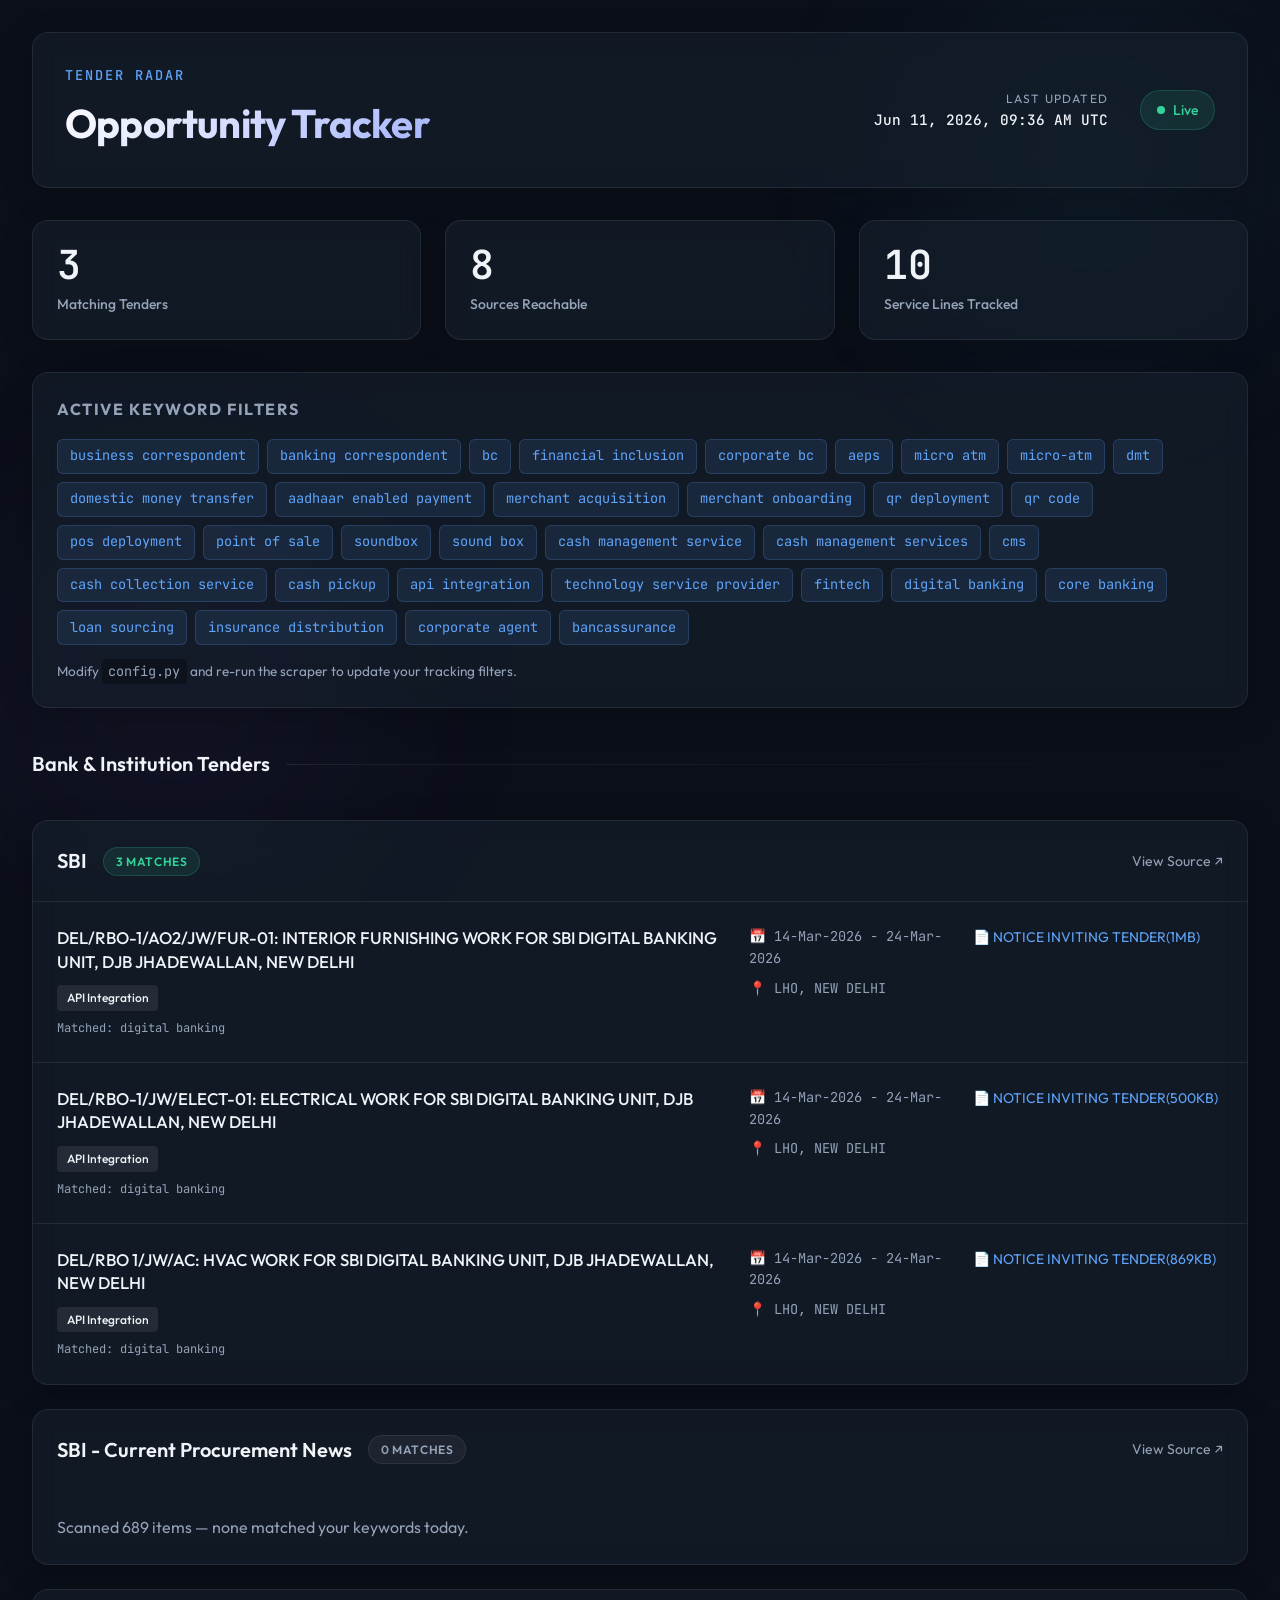
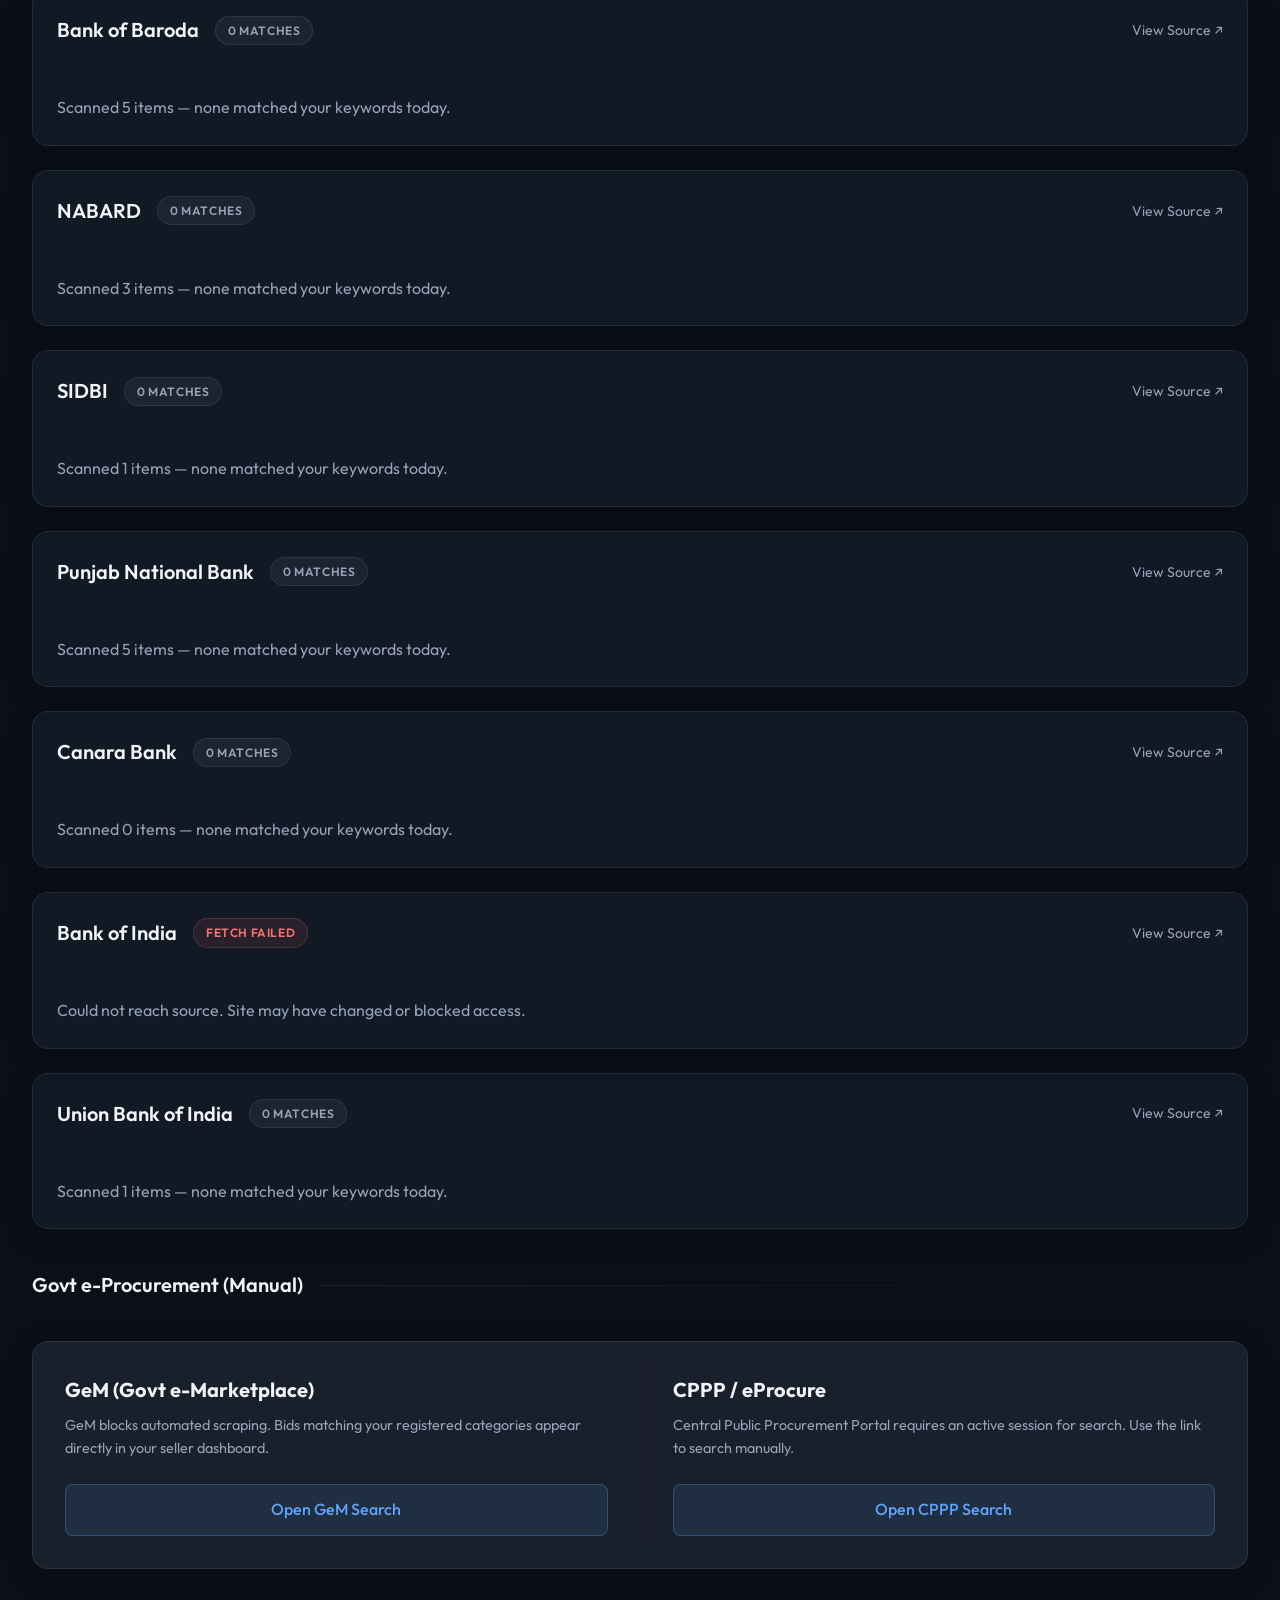
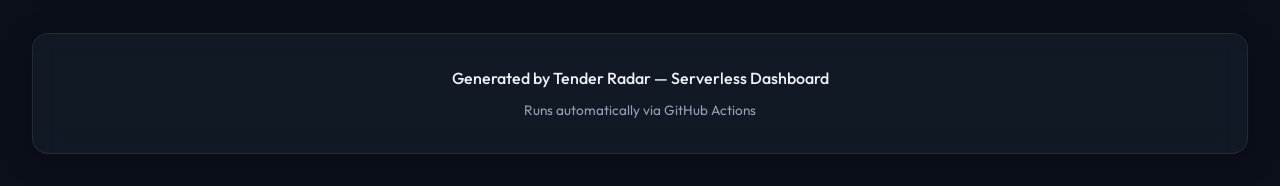
<file: index.html>
<!DOCTYPE html>
<html lang="en">
<head>
  <meta charset="UTF-8" />
  <meta name="viewport" content="width=device-width, initial-scale=1.0"/>
  <title>Tender Radar | Premium BFSI Tracker</title>
  <meta name="description" content="Daily BFSI Opportunity Tracker" />
  <link rel="preconnect" href="https://fonts.googleapis.com">
  <link rel="preconnect" href="https://fonts.gstatic.com" crossorigin>
  <link href="https://fonts.googleapis.com/css2?family=Outfit:wght@300;400;500;600;700&family=JetBrains+Mono:wght@400;500&display=swap" rel="stylesheet">
  <link rel="stylesheet" href="style.css" />
</head>
<body>
  <div class="background-elements">
    <div class="blob blob-1"></div>
    <div class="blob blob-2"></div>
  </div>

  <div class="app-container">
    <header class="glass-panel main-header">
      <div class="brand">
        <span class="eyebrow">Tender Radar</span>
        <h1>Opportunity Tracker</h1>
      </div>
      <div class="header-meta">
        <div class="last-run">
          <span class="label">Last Updated</span>
          <span class="value" id="last-updated">--</span>
        </div>
        <div class="status-indicator">
          <div class="pulse"></div>
          <span>Live</span>
        </div>
      </div>
    </header>

    <div class="stats-grid" id="stats-grid">
      <!-- Stats will be injected here -->
    </div>

    <main>
      <div class="glass-panel keywords-panel">
        <div class="panel-header">
          <h2>Active Keyword Filters</h2>
        </div>
        <div class="keywords-list" id="keywords-list">
          <!-- Keywords will be injected here -->
        </div>
        <p class="panel-footer-text">Modify <code>config.py</code> and re-run the scraper to update your tracking filters.</p>
      </div>

      <div class="section-title">
        <h2>Bank & Institution Tenders</h2>
        <div class="line"></div>
      </div>

      <div class="sources-container" id="sources-container">
        <!-- Sources will be injected here -->
        <div class="loader">Loading data...</div>
      </div>

      <div class="section-title">
        <h2>Govt e-Procurement (Manual)</h2>
        <div class="line"></div>
      </div>

      <div class="glass-panel manual-sources">
        <div class="manual-source-card">
          <div class="source-info">
            <h3>GeM (Govt e-Marketplace)</h3>
            <p>GeM blocks automated scraping. Bids matching your registered categories appear directly in your seller dashboard.</p>
          </div>
          <a href="https://bidplus.gem.gov.in/all-bids" target="_blank" class="action-btn">Open GeM Search</a>
        </div>
        <div class="manual-source-card">
          <div class="source-info">
            <h3>CPPP / eProcure</h3>
            <p>Central Public Procurement Portal requires an active session for search. Use the link to search manually.</p>
          </div>
          <a href="https://eprocure.gov.in/cppp/latestactivetendersnew/cpppdata" target="_blank" class="action-btn">Open CPPP Search</a>
        </div>
      </div>
    </main>

    <footer class="glass-panel main-footer">
      <p>Generated by Tender Radar &mdash; Serverless Dashboard</p>
      <p class="muted">Runs automatically via GitHub Actions</p>
    </footer>
  </div>

  <script src="script.js"></script>
</body>
</html>
</file>
<file: style.css>
:root {
  --bg-color: #0b0f19;
  --panel-bg: rgba(22, 33, 46, 0.6);
  --panel-border: rgba(255, 255, 255, 0.08);
  --text-main: #f0f4f8;
  --text-muted: #94a3b8;
  --accent: #60a5fa;
  --accent-glow: rgba(96, 165, 250, 0.2);
  --accent-dim: rgba(96, 165, 250, 0.1);
  --success: #34d399;
  --success-bg: rgba(52, 211, 153, 0.1);
  --warning: #fbbf24;
  --warning-bg: rgba(251, 191, 36, 0.1);
  --error: #f87171;
  --error-bg: rgba(248, 113, 113, 0.1);
  --font-sans: 'Outfit', -apple-system, sans-serif;
  --font-mono: 'JetBrains Mono', monospace;
  --radius: 16px;
  --transition: all 0.3s cubic-bezier(0.4, 0, 0.2, 1);
}

* {
  box-sizing: border-box;
  margin: 0;
  padding: 0;
}

body {
  background-color: var(--bg-color);
  color: var(--text-main);
  font-family: var(--font-sans);
  line-height: 1.6;
  min-height: 100vh;
  position: relative;
  overflow-x: hidden;
}

/* Background Effects */
.background-elements {
  position: fixed;
  top: 0;
  left: 0;
  width: 100vw;
  height: 100vh;
  z-index: -1;
  overflow: hidden;
  pointer-events: none;
}

.blob {
  position: absolute;
  border-radius: 50%;
  filter: blur(100px);
  opacity: 0.4;
  animation: float 20s infinite alternate;
}

.blob-1 {
  top: -10%;
  right: -5%;
  width: 500px;
  height: 500px;
  background: radial-gradient(circle, rgba(56,189,248,0.3) 0%, rgba(59,130,246,0) 70%);
}

.blob-2 {
  bottom: -10%;
  left: -10%;
  width: 600px;
  height: 600px;
  background: radial-gradient(circle, rgba(139,92,246,0.2) 0%, rgba(139,92,246,0) 70%);
  animation-delay: -10s;
}

@keyframes float {
  0% { transform: translate(0, 0) scale(1); }
  100% { transform: translate(-30px, 50px) scale(1.1); }
}

.app-container {
  max-width: 1280px;
  margin: 0 auto;
  padding: 2rem;
  display: flex;
  flex-direction: column;
  gap: 2rem;
}

/* Glassmorphism utility */
.glass-panel {
  background: var(--panel-bg);
  backdrop-filter: blur(12px);
  -webkit-backdrop-filter: blur(12px);
  border: 1px solid var(--panel-border);
  border-radius: var(--radius);
  box-shadow: 0 8px 32px rgba(0, 0, 0, 0.2);
}

/* Header */
.main-header {
  padding: 2rem;
  display: flex;
  justify-content: space-between;
  align-items: center;
  flex-wrap: wrap;
  gap: 1.5rem;
}

.brand {
  display: flex;
  flex-direction: column;
  gap: 0.25rem;
}

.eyebrow {
  font-family: var(--font-mono);
  color: var(--accent);
  font-size: 0.85rem;
  text-transform: uppercase;
  letter-spacing: 0.15em;
  font-weight: 500;
}

.brand h1 {
  font-size: 2.5rem;
  font-weight: 700;
  letter-spacing: -0.02em;
  background: linear-gradient(135deg, #fff 0%, #a5b4fc 100%);
  -webkit-background-clip: text;
  -webkit-text-fill-color: transparent;
}

.header-meta {
  display: flex;
  align-items: center;
  gap: 2rem;
}

.last-run {
  display: flex;
  flex-direction: column;
  align-items: flex-end;
}

.last-run .label {
  font-size: 0.75rem;
  color: var(--text-muted);
  text-transform: uppercase;
  letter-spacing: 0.1em;
}

.last-run .value {
  font-family: var(--font-mono);
  font-size: 0.9rem;
  font-weight: 500;
  color: var(--text-main);
}

.status-indicator {
  display: flex;
  align-items: center;
  gap: 0.5rem;
  padding: 0.5rem 1rem;
  background: var(--success-bg);
  border: 1px solid rgba(52, 211, 153, 0.2);
  border-radius: 999px;
  color: var(--success);
  font-weight: 500;
  font-size: 0.875rem;
}

.pulse {
  width: 8px;
  height: 8px;
  background-color: var(--success);
  border-radius: 50%;
  box-shadow: 0 0 0 0 rgba(52, 211, 153, 0.7);
  animation: pulsing 2s infinite;
}

@keyframes pulsing {
  0% { box-shadow: 0 0 0 0 rgba(52, 211, 153, 0.7); }
  70% { box-shadow: 0 0 0 10px rgba(52, 211, 153, 0); }
  100% { box-shadow: 0 0 0 0 rgba(52, 211, 153, 0); }
}

/* Stats */
.stats-grid {
  display: grid;
  grid-template-columns: repeat(auto-fit, minmax(200px, 1fr));
  gap: 1.5rem;
}

.stat-card {
  padding: 1.5rem;
  display: flex;
  flex-direction: column;
  gap: 0.5rem;
  transition: var(--transition);
}

.stat-card:hover {
  transform: translateY(-4px);
  border-color: rgba(255, 255, 255, 0.15);
  box-shadow: 0 12px 40px rgba(0, 0, 0, 0.3), 0 0 20px var(--accent-glow);
}

.stat-value {
  font-family: var(--font-mono);
  font-size: 2.5rem;
  font-weight: 600;
  color: var(--text-main);
  line-height: 1;
}

.stat-label {
  font-size: 0.875rem;
  color: var(--text-muted);
  font-weight: 500;
}

/* Main Layout */
main {
  display: flex;
  flex-direction: column;
  gap: 2.5rem;
}

.section-title {
  display: flex;
  align-items: center;
  gap: 1rem;
}

.section-title h2 {
  font-size: 1.25rem;
  font-weight: 600;
  color: var(--text-main);
  white-space: nowrap;
}

.section-title .line {
  height: 1px;
  width: 100%;
  background: linear-gradient(90deg, var(--panel-border) 0%, transparent 100%);
}

/* Keywords */
.keywords-panel {
  padding: 1.5rem;
}

.panel-header {
  margin-bottom: 1rem;
}

.panel-header h2 {
  font-size: 1rem;
  color: var(--text-muted);
  text-transform: uppercase;
  letter-spacing: 0.1em;
}

.keywords-list {
  display: flex;
  flex-wrap: wrap;
  gap: 0.5rem;
  margin-bottom: 1rem;
}

.keyword-tag {
  background: var(--accent-dim);
  color: var(--accent);
  padding: 0.35rem 0.75rem;
  border-radius: 6px;
  font-family: var(--font-mono);
  font-size: 0.85rem;
  border: 1px solid rgba(96, 165, 250, 0.2);
}

.panel-footer-text {
  font-size: 0.85rem;
  color: var(--text-muted);
}

.panel-footer-text code {
  background: rgba(0,0,0,0.3);
  padding: 0.2rem 0.4rem;
  border-radius: 4px;
  font-family: var(--font-mono);
}

/* Sources List */
.sources-container {
  display: flex;
  flex-direction: column;
  gap: 1.5rem;
}

.source-card {
  overflow: hidden;
  transition: var(--transition);
}

.source-header {
  padding: 1.5rem;
  display: flex;
  justify-content: space-between;
  align-items: center;
  border-bottom: 1px solid transparent;
  flex-wrap: wrap;
  gap: 1rem;
}

.source-card.has-data:hover {
  border-color: rgba(255, 255, 255, 0.15);
}

.source-card.has-data .source-header {
  border-bottom-color: var(--panel-border);
}

.source-title-group {
  display: flex;
  align-items: center;
  gap: 1rem;
}

.source-title-group h3 {
  font-size: 1.25rem;
  font-weight: 600;
}

.badge {
  padding: 0.25rem 0.75rem;
  border-radius: 999px;
  font-size: 0.75rem;
  font-weight: 600;
  text-transform: uppercase;
  letter-spacing: 0.05em;
}

.badge-success { background: var(--success-bg); color: var(--success); border: 1px solid rgba(52, 211, 153, 0.2); }
.badge-warning { background: var(--warning-bg); color: var(--warning); border: 1px solid rgba(251, 191, 36, 0.2); }
.badge-error { background: var(--error-bg); color: var(--error); border: 1px solid rgba(248, 113, 113, 0.2); }
.badge-neutral { background: rgba(255,255,255,0.05); color: var(--text-muted); border: 1px solid var(--panel-border); }

.source-link {
  color: var(--text-muted);
  text-decoration: none;
  font-size: 0.875rem;
  display: flex;
  align-items: center;
  gap: 0.25rem;
  transition: var(--transition);
}

.source-link:hover {
  color: var(--accent);
}

.tenders-list {
  display: flex;
  flex-direction: column;
}

.tender-item {
  padding: 1.5rem;
  border-bottom: 1px solid var(--panel-border);
  display: grid;
  grid-template-columns: 1fr 200px 250px;
  gap: 1.5rem;
  transition: background-color 0.2s;
}

.tender-item:last-child {
  border-bottom: none;
}

.tender-item:hover {
  background-color: rgba(255, 255, 255, 0.02);
}

.tender-main h4 {
  font-size: 1.05rem;
  font-weight: 500;
  margin-bottom: 0.75rem;
  line-height: 1.4;
}

.tags-row {
  display: flex;
  flex-wrap: wrap;
  gap: 0.5rem;
  margin-bottom: 0.5rem;
}

.service-tag {
  background: rgba(255, 255, 255, 0.08);
  color: var(--text-main);
  padding: 0.2rem 0.6rem;
  border-radius: 4px;
  font-size: 0.75rem;
  font-weight: 500;
}

.match-info {
  font-family: var(--font-mono);
  font-size: 0.75rem;
  color: var(--text-muted);
}

.tender-meta {
  display: flex;
  flex-direction: column;
  gap: 0.5rem;
  font-family: var(--font-mono);
  font-size: 0.85rem;
  color: var(--text-muted);
}

.meta-item {
  display: flex;
  align-items: flex-start;
  gap: 0.5rem;
}

.tender-docs {
  display: flex;
  flex-direction: column;
  gap: 0.5rem;
}

.doc-link {
  color: var(--accent);
  text-decoration: none;
  font-size: 0.875rem;
  display: flex;
  align-items: flex-start;
  gap: 0.5rem;
  transition: var(--transition);
  word-break: break-word;
}

.doc-link:hover {
  text-decoration: underline;
  color: #93c5fd;
}

/* Manual Sources */
.manual-sources {
  display: grid;
  grid-template-columns: 1fr 1fr;
  gap: 1px;
  background: var(--panel-border);
  overflow: hidden;
}

.manual-source-card {
  background: var(--panel-bg);
  padding: 2rem;
  display: flex;
  flex-direction: column;
  justify-content: space-between;
  gap: 1.5rem;
}

.manual-source-card h3 {
  font-size: 1.25rem;
  margin-bottom: 0.5rem;
}

.manual-source-card p {
  color: var(--text-muted);
  font-size: 0.9rem;
}

.action-btn {
  display: inline-block;
  background: var(--accent-dim);
  color: var(--accent);
  border: 1px solid rgba(96, 165, 250, 0.3);
  padding: 0.75rem 1.5rem;
  border-radius: 8px;
  text-decoration: none;
  font-weight: 500;
  text-align: center;
  transition: var(--transition);
}

.action-btn:hover {
  background: rgba(96, 165, 250, 0.2);
  transform: translateY(-2px);
  box-shadow: 0 4px 12px var(--accent-glow);
}

/* Footer */
.main-footer {
  margin-top: 2rem;
  padding: 2rem;
  text-align: center;
  display: flex;
  flex-direction: column;
  gap: 0.5rem;
}

.main-footer p {
  font-weight: 500;
}

.main-footer .muted {
  color: var(--text-muted);
  font-size: 0.85rem;
  font-weight: 400;
}

/* Loader */
.loader {
  padding: 3rem;
  text-align: center;
  color: var(--text-muted);
  font-family: var(--font-mono);
  animation: pulse 2s infinite;
}

@keyframes pulse {
  0%, 100% { opacity: 0.5; }
  50% { opacity: 1; }
}

/* Responsive */
@media (max-width: 900px) {
  .tender-item {
    grid-template-columns: 1fr;
    gap: 1rem;
  }
  .manual-sources {
    grid-template-columns: 1fr;
  }
}

@media (max-width: 600px) {
  .main-header {
    flex-direction: column;
    align-items: flex-start;
  }
  .header-meta {
    width: 100%;
    justify-content: space-between;
  }
  .stats-grid {
    grid-template-columns: 1fr 1fr;
  }
}
</file>
